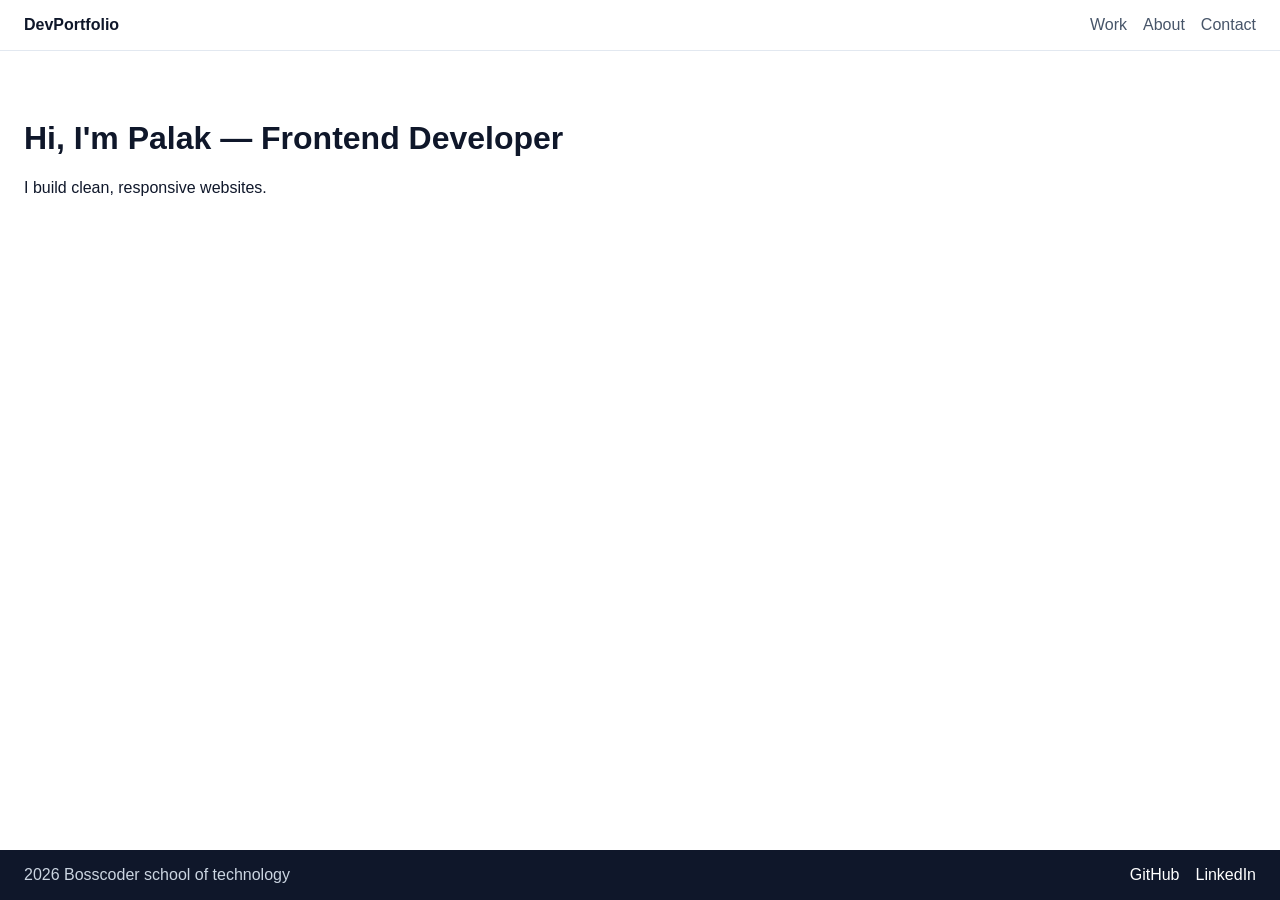
<file: program/p10/index.html>
<!DOCTYPE html>
<html lang="en">
<head>
  <meta charset="UTF-8" />
  <meta name="viewport" content="width=device-width, initial-scale=1.0" />
  <title>Simple Portfolio Layout</title>
  <link rel="stylesheet" href="style.css" />
</head>
<body>

  <header class="header">
    <a href="#" class="logo">DevPortfolio</a>
    <nav class="nav">
      <a href="#">Work</a>
      <a href="#">About</a>
      <a href="#">Contact</a>
    </nav>
  </header>

  <main class="main">
    <h1>Hi, I'm Palak — Frontend Developer</h1>
    <p>I build clean, responsive websites.</p>
  </main>

  <footer class="footer">
    <span> 2026 Bosscoder school of technology</span>
    <div class="links">
      <a href="#">GitHub</a>
      <a href="#">LinkedIn</a>
    </div>
  </footer>

</body>
</html>
</file>
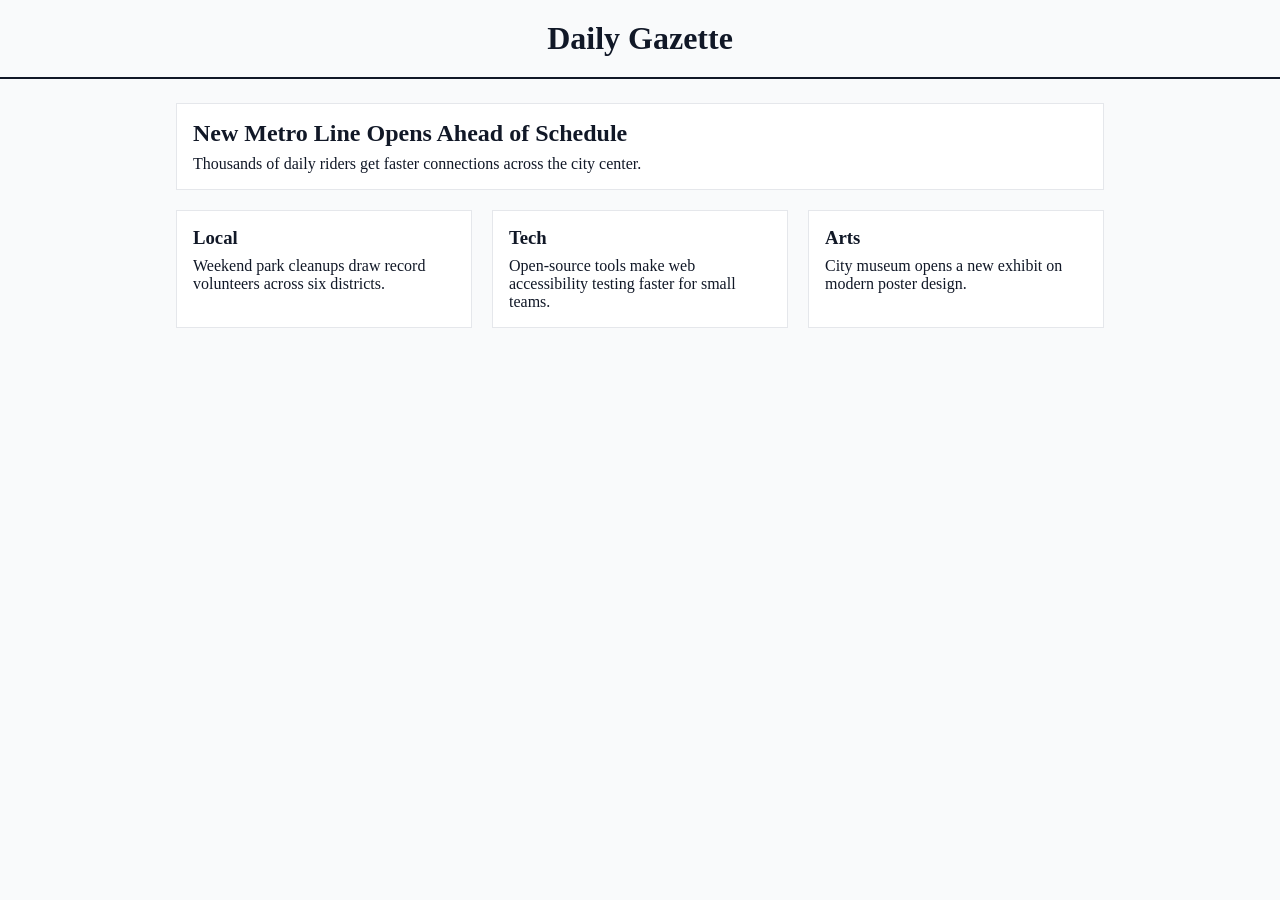
<file: program/p11/index.html>
<!DOCTYPE html>
<html lang="en">
<head>
  <meta charset="UTF-8" />
  <meta name="viewport" content="width=device-width, initial-scale=1.0" />
  <title>Simple 3-Column News</title>
  <link rel="stylesheet" href="style.css" />
</head>
<body>

  <header class="top">
    <h1>Daily Gazette</h1>
  </header>

  <main class="grid">
    <article class="box lead">
      <h2>New Metro Line Opens Ahead of Schedule</h2>
      <p>Thousands of daily riders get faster connections across the city center.</p>
    </article>

    <article class="box">
      <h3>Local</h3>
      <p>Weekend park cleanups draw record volunteers across six districts.</p>
    </article>

    <article class="box">
      <h3>Tech</h3>
      <p>Open-source tools make web accessibility testing faster for small teams.</p>
    </article>

    <article class="box">
      <h3>Arts</h3>
      <p>City museum opens a new exhibit on modern poster design.</p>
    </article>
  </main>

</body>
</html>
</file>
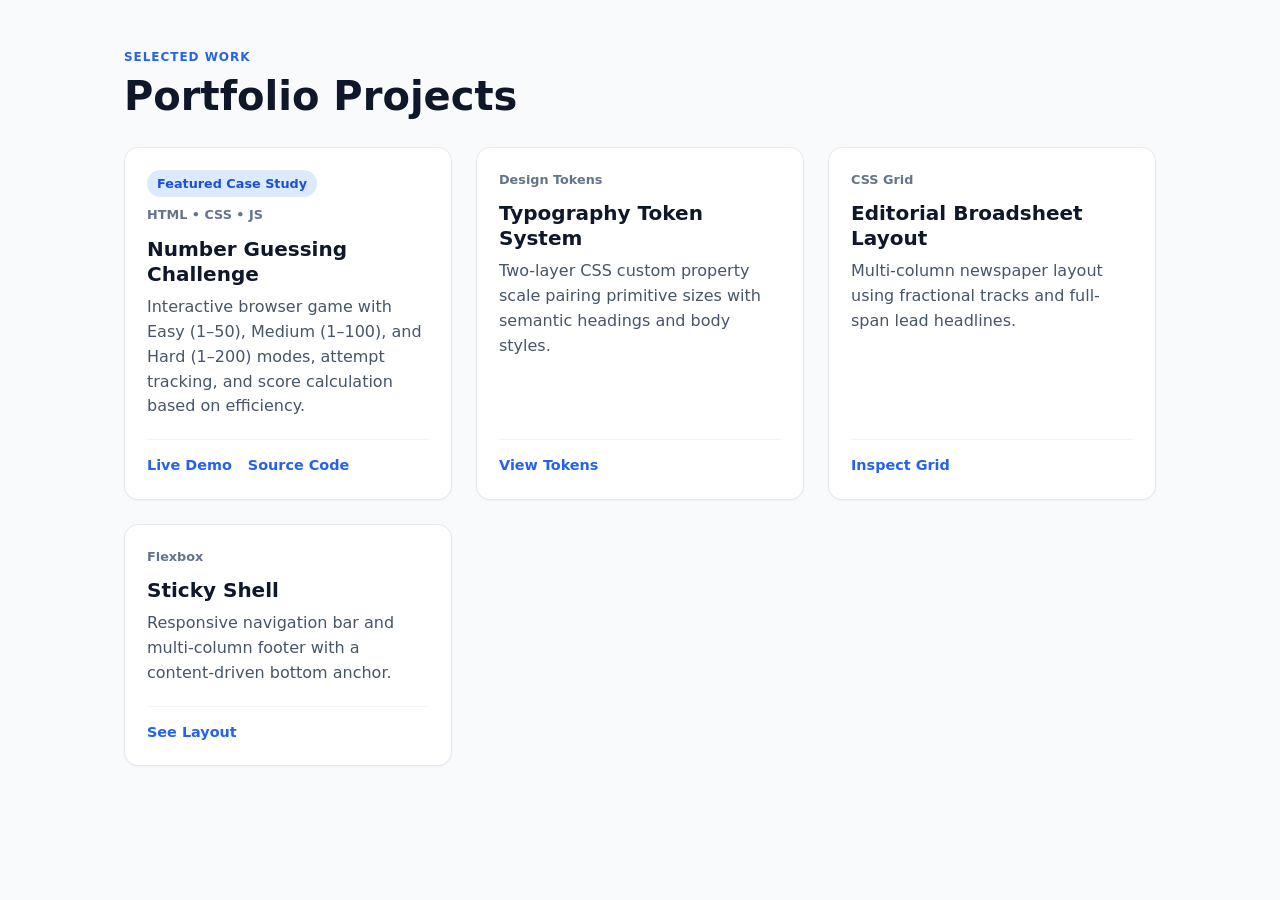
<file: program/p12/index.html>
<!DOCTYPE html>
<html lang="en">
<head>
  <meta charset="UTF-8" />
  <meta name="viewport" content="width=device-width, initial-scale=1.0" />
  <title>Portfolio Projects </title>
  <link rel="stylesheet" href="style.css" />
</head>
<body>

  <section class="projects-section" >
    <div class="section-header">
      <p class="eyebrow">SELECTED WORK</p>
      <h1 id="projects-heading">Portfolio Projects</h1>
    </div>

    <div class="projects-grid">
      <article class="project-card ">
        <div class="project-meta">
          <span class="badge">Featured Case Study</span>
          <span class="stack">HTML • CSS • JS</span>
        </div>
        <h2>Number Guessing Challenge</h2>
        <p>
          Interactive browser game with Easy (1–50), Medium (1–100), and Hard (1–200) modes,
          attempt tracking, and score calculation based on efficiency.
        </p>
        <div class="project-footer">
          <a href="#">Live Demo</a>
          <a href="#">Source Code</a>
        </div>
      </article>

      <article class="project-card">
        <div class="project-meta">
          <span class="stack">Design Tokens</span>
        </div>
        <h2>Typography Token System</h2>
        <p>
          Two-layer CSS custom property scale pairing primitive sizes with semantic headings and
          body styles.
        </p>
        <div class="project-footer">
          <a href="#">View Tokens</a>
        </div>
      </article>

      <article class="project-card">
        <div class="project-meta">
          <span class="stack">CSS Grid</span>
        </div>
        <h2>Editorial Broadsheet Layout</h2>
        <p>
          Multi-column newspaper layout using fractional tracks and full-span lead headlines.
        </p>
        <div class="project-footer">
          <a href="#">Inspect Grid</a>
        </div>
      </article>

      <article class="project-card">
        <div class="project-meta">
          <span class="stack">Flexbox</span>
        </div>
        <h2>Sticky Shell</h2>
        <p>
          Responsive navigation bar and multi-column footer with a content-driven bottom anchor.
        </p>
        <div class="project-footer">
          <a href="#">See Layout</a>
        </div>
      </article>
    </div>
  </section>

</body>
</html>
</file>
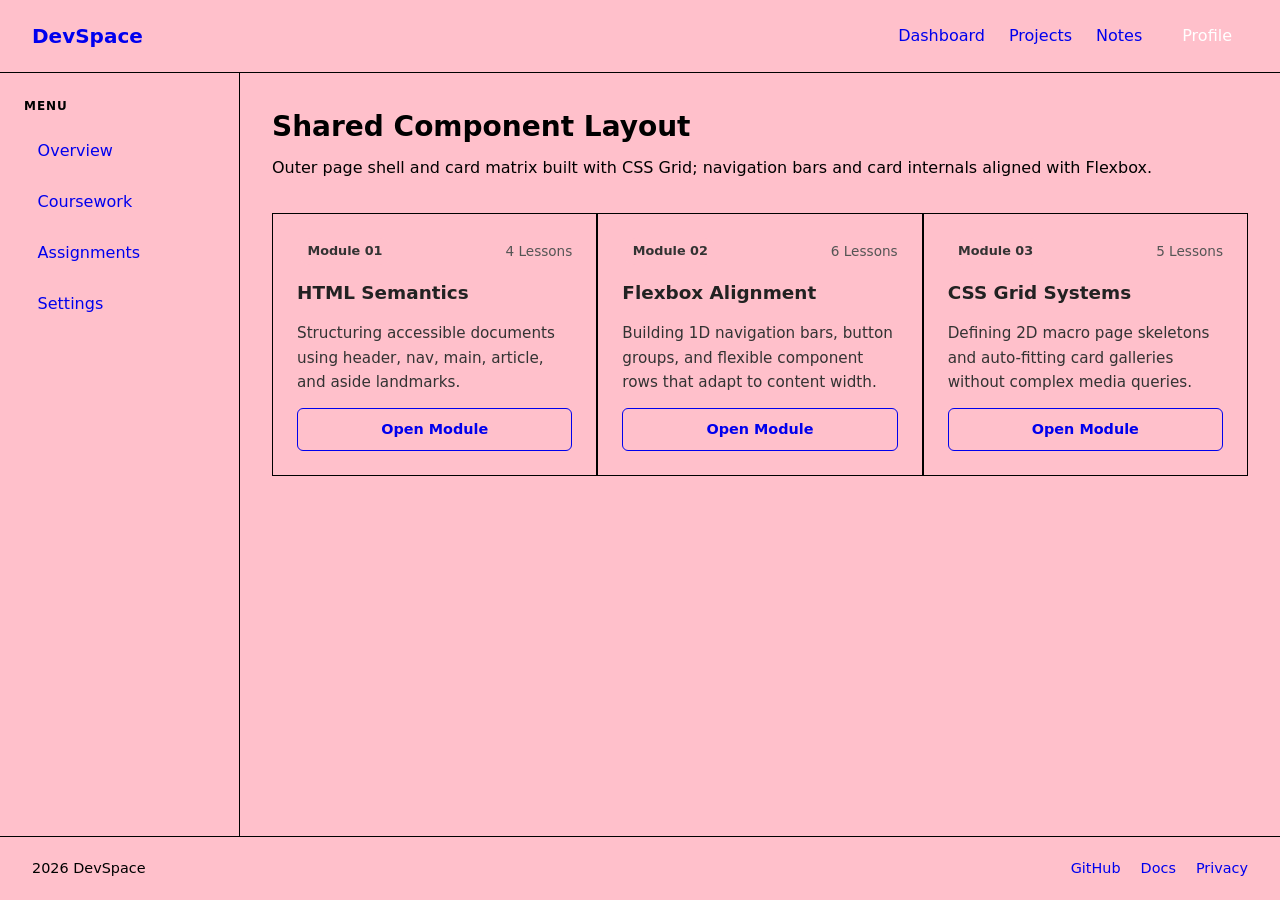
<file: program/p13/index.html>
<!DOCTYPE html>
<html lang="en">
<head>
  <meta charset="UTF-8">
  <meta name="viewport" content="width=device-width, initial-scale=1.0">
  <title>Layout</title>
  <link rel="stylesheet" href="style.css">
</head>
<body>

  <div class="app-shell">
    <header class="site-header">
      <a href="#" class="brand">DevSpace</a>
      <nav class="nav-links">
        <a href="#">Dashboard</a>
        <a href="#">Projects</a>
        <a href="#">Notes</a>
        <a href="#" class="btn-primary">Profile</a>
      </nav>
    </header>

    <aside class="sidebar">
      <p class="sidebar-title">Menu</p>
      <ul class="sidebar-list">
        <li><a href="#" class="active">Overview</a></li>
        <li><a href="#">Coursework</a></li>
        <li><a href="#">Assignments</a></li>
        <li><a href="#">Settings</a></li>
      </ul>
    </aside>

    <main class="main-content">
      <section class="page-intro">
        <h1>Shared Component Layout</h1>
        <p>Outer page shell and card matrix built with CSS Grid; navigation bars and card internals aligned with Flexbox.</p>
      </section>

      <section class="card-grid">
        <article class="card">
          <div class="card-header">
            <span class="badge">Module 01</span>
            <span class="meta">4 Lessons</span>
          </div>
          <h2>HTML Semantics</h2>
          <p>Structuring accessible documents using header, nav, main, article, and aside landmarks.</p>
          <a href="#" class="card-action">Open Module</a>
        </article>

        <article class="card">
          <div class="card-header">
            <span class="badge">Module 02</span>
            <span class="meta">6 Lessons</span>
          </div>
          <h2>Flexbox Alignment</h2>
          <p>Building 1D navigation bars, button groups, and flexible component rows that adapt to content width.</p>
          <a href="#" class="card-action">Open Module</a>
        </article>

        <article class="card">
          <div class="card-header">
            <span class="badge">Module 03</span>
            <span class="meta">5 Lessons</span>
          </div>
          <h2>CSS Grid Systems</h2>
          <p>Defining 2D macro page skeletons and auto-fitting card galleries without complex media queries.</p>
          <a href="#" class="card-action">Open Module</a>
        </article>

      </section>
    </main>

    <footer class="site-footer">
      <p> 2026 DevSpace</p>
      <div class="footer-links">
        <a href="#">GitHub</a>
        <a href="#">Docs</a>
        <a href="#">Privacy</a>
      </div>
    </footer>

  </div>

</body>
</html>
</file>
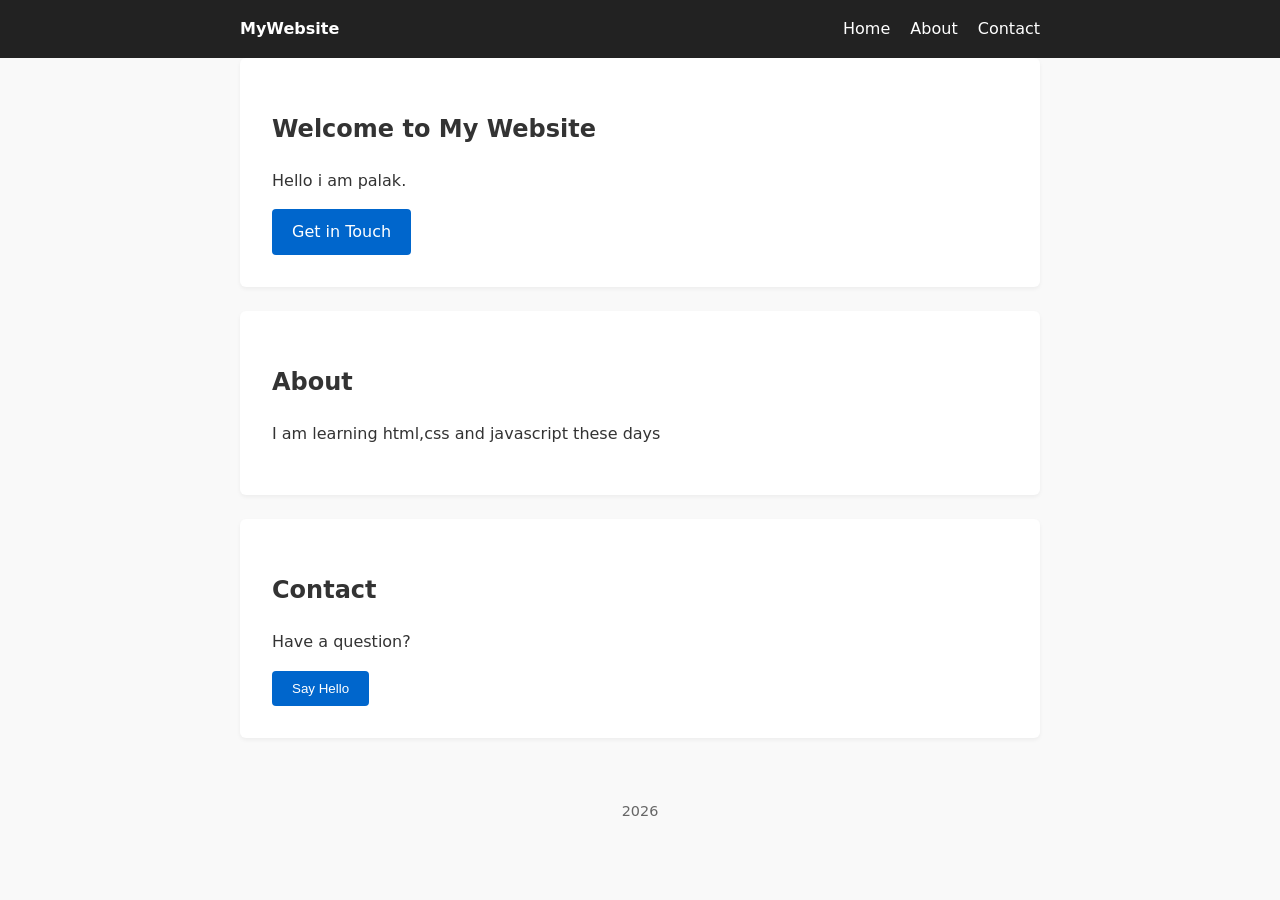
<file: program/p6.html/index.html>
<!DOCTYPE html>
<html lang="en">
<head>
  <meta charset="UTF-8">
  <meta name="viewport" content="width=device-width, initial-scale=1.0">
  <title>My Simple Website</title>
  <link rel="stylesheet" href="style.css">
</head>
<body>

  <header>
    <div class="container">
      <strong>MyWebsite</strong>
      <nav>
        <a href="#">Home</a>
        <a href="#">About</a>
        <a href="#">Contact</a>
      </nav>
    </div>
  </header>

  <main class="container">
    <section id="home">
      <h1>Welcome to My Website</h1>
      <p>Hello i am palak.</p>
      <a href="#contact" class="btn">Get in Touch</a>
    </section>

    <section id="about">
      <h2>About</h2>
      <p>I am learning html,css and javascript these days</p>
    </section>

    <section id="contact">
      <h2>Contact</h2>
      <p>Have a question? </p>
      <button class="btn" id="greetBtn">Say Hello</button>
    </section>
  </main>

  <footer>
    <p>2026</p>
  </footer>

</body>
</html>
</file>
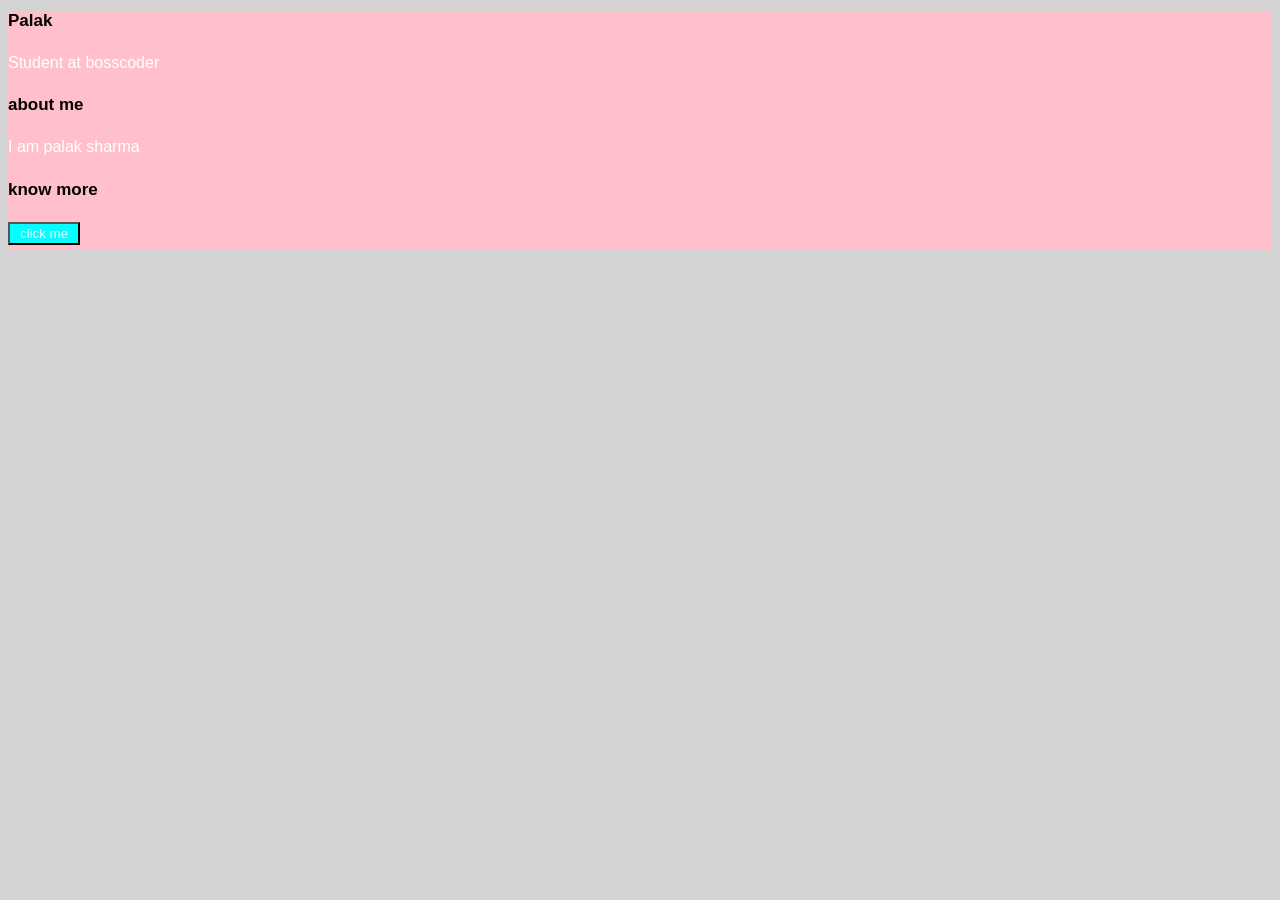
<file: program/p7/index.html>
<!DOCTYPE html>
<html lang="en">
<head>
  <meta charset="UTF-8" />
  <meta name="viewport" content="width=device-width, initial-scale=1.0" />
  <title>Typography Token </title>
  <link rel="stylesheet" href="style.css" />
</head>
<body>
  <h1>Palak</h1>
  <p>
    Student at bosscoder
  </p>

  <h2>about me</h2>
  <p>
    I am palak sharma  
  </p>

  <h3>know more </h3>
  <p><button>click me </button></p>
</body>
</html>
</file>
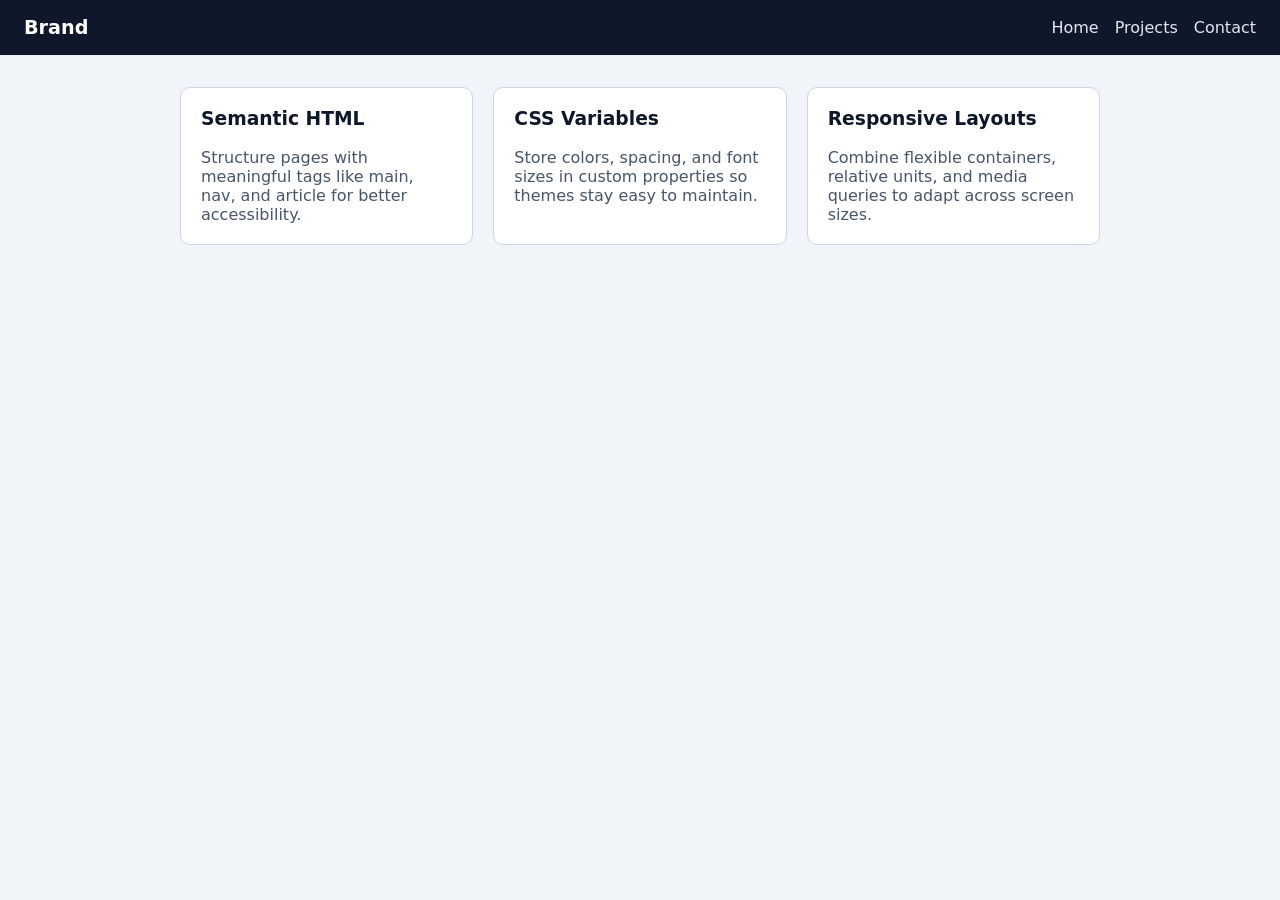
<file: program/p9/index.html>
<!DOCTYPE html>
<html lang="en">
<head>
  <meta charset="UTF-8" />
  <meta name="viewport" content="width=device-width, initial-scale=1.0" />
  <title>Flexbox Navbar</title>
  <link rel="stylesheet" href="style.css" />
</head>
<body>

  <header class="navbar">
    <a href="#" class="logo">Brand</a>
    <nav class="nav-links">
      <a href="#">Home</a>
      <a href="#">Projects</a>
      <a href="#">Contact</a>
    </nav>
  </header>

  <main class="card-grid">
    <article class="card">
      <h3>Semantic HTML</h3>
    <p>Structure pages with meaningful tags like main, nav, and article for better accessibility.</p>
    </article>
    <article class="card">
      <h3>CSS Variables</h3>
    <p>Store colors, spacing, and font sizes in custom properties so themes stay easy to maintain.</p>
    </article>
    <article class="card">
        <h3>Responsive Layouts</h3>
    <p>Combine flexible containers, relative units, and media queries to adapt across screen sizes.</p>   
    </article>
  </main>
  
</body>
</html>
</file>
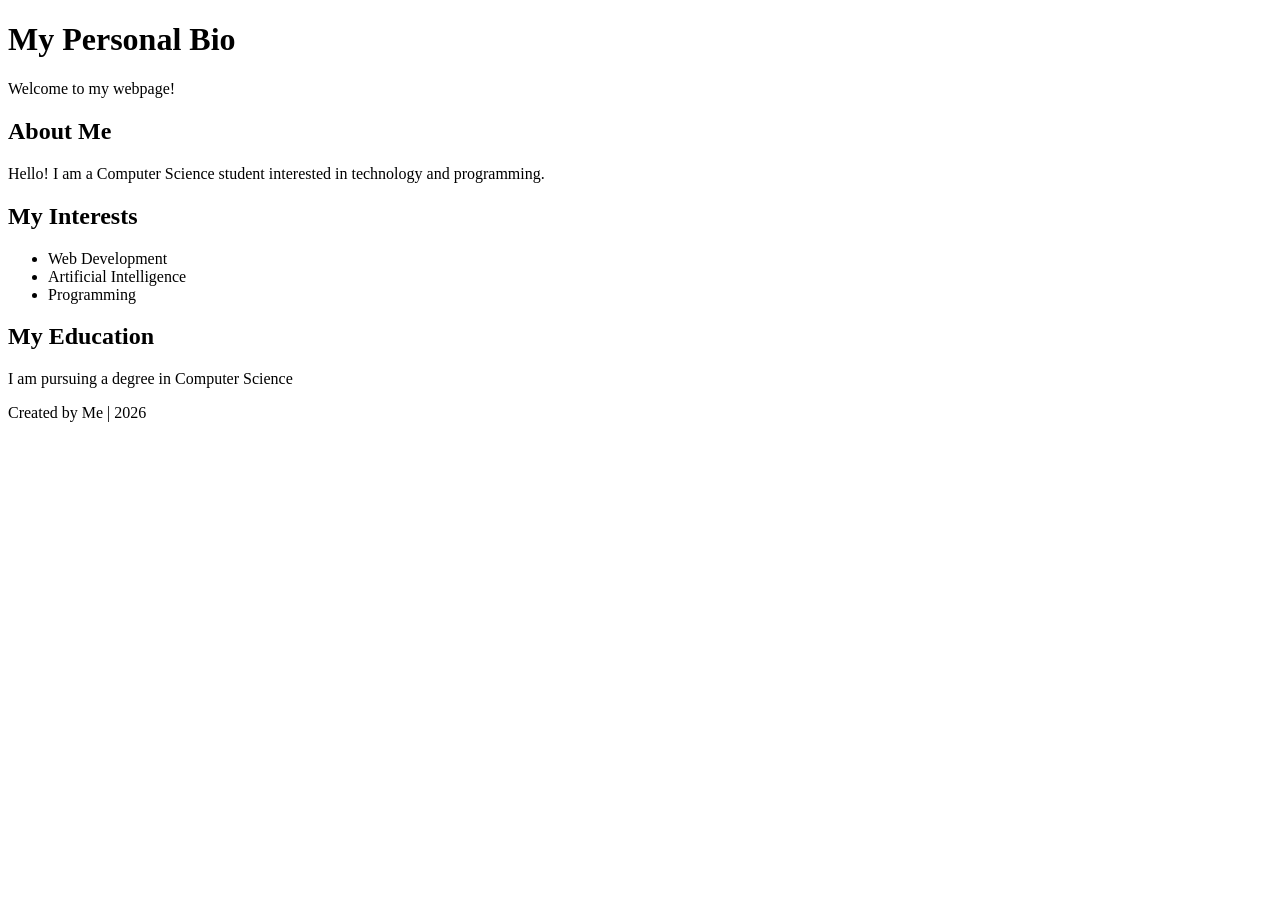
<file: program/p2.html>
<!DOCTYPE html>
<html lang="en">
<head>
    <meta charset="UTF-8">
    <meta name="viewport" content="width=device-width, initial-scale=1.0">
    <title>My Bio Page</title>
</head>
<body>

    <header>
        <h1>My Personal Bio</h1>
        <p>Welcome to my webpage!</p>
    </header>

    <main>
        <section>
            <h2>About Me</h2>
            <p>Hello! I am a Computer Science student
               interested in technology and programming.</p>
        </section>

        <section>
            <h2>My Interests</h2>
            <ul>
                <li>Web Development</li>
                <li>Artificial Intelligence</li>
                <li>Programming</li>
            </ul>
        </section>

        <section>
            <h2>My Education</h2>
            <p>I am pursuing a degree in Computer Science</p>
        </section>
    </main>

    <footer>
        <p>Created by Me | 2026</p>
    </footer>

</body>
</html>
</file>
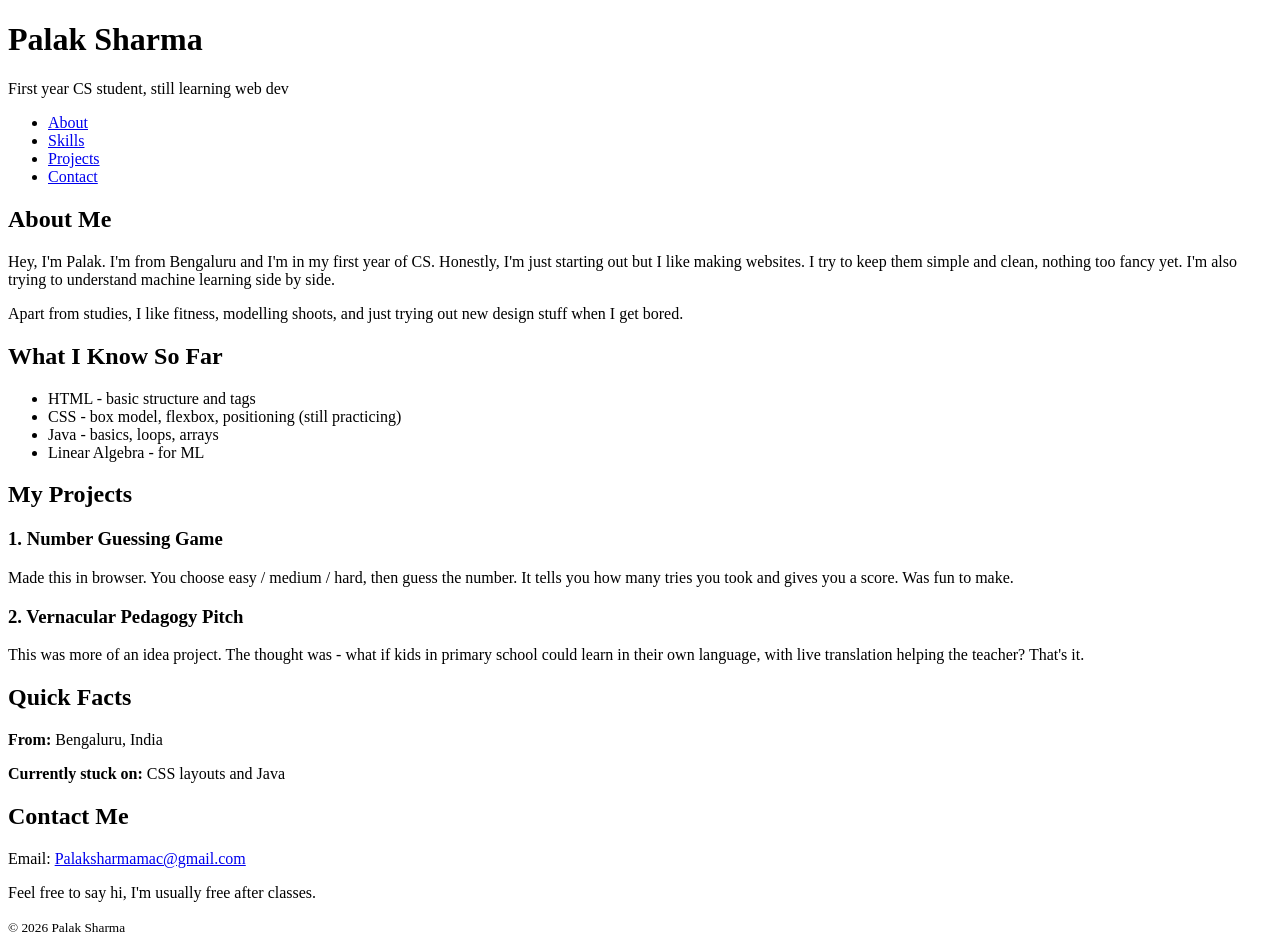
<file: program/p5/p5.html>
<!DOCTYPE html>
<html lang="en">
<head>
  <meta charset="UTF-8">
  <meta name="viewport" content="width=device-width, initial-scale=1.0">
  <title> Palak Sharma</title>
</head>
<body>

  <h1>Palak Sharma</h1>
  <p>First year CS student, still learning web dev</p>

  <ul>
    <li><a href="#about">About</a></li>
    <li><a href="#skills">Skills</a></li>
    <li><a href="#projects">Projects</a></li>
    <li><a href="#contact">Contact</a></li>
  </ul>

  <h2 id="about">About Me</h2>
  <p>
    Hey, I'm Palak. I'm from Bengaluru and I'm in my first year of CS.
    Honestly, I'm just starting out but I like making websites.
    I try to keep them simple and clean, nothing too fancy yet.
    I'm also trying to understand machine learning side by side.
  </p>
  <p>
    Apart from studies, I like fitness, modelling shoots, and
    just trying out new design stuff when I get bored.
  </p>

  <h2 id="skills">What I Know So Far</h2>
  <ul>
    <li>HTML - basic structure and tags</li>
    <li>CSS - box model, flexbox, positioning (still practicing)</li>
    <li>Java - basics, loops, arrays</li>
    <li>Linear Algebra - for ML</li>
  </ul>

  <h2 id="projects">My Projects</h2>

  <h3>1. Number Guessing Game</h3>
  <p>
    Made this in browser. You choose easy / medium / hard,
    then guess the number. It tells you how many tries you took
    and gives you a score. Was fun to make.
  </p>

  <h3>2. Vernacular Pedagogy Pitch</h3>
  <p>
    This was more of an idea project. The thought was - what if
    kids in primary school could learn in their own language,
    with live translation helping the teacher? That's it.
  </p>

  <h2>Quick Facts</h2>
  <p><b>From:</b> Bengaluru, India</p>
  <p><b>Currently stuck on:</b> CSS layouts and Java</p>

  <h2 id="contact">Contact Me</h2>
  <p>
    Email: <a href="mailto:Palaksharmamac@gmail.com">Palaksharmamac@gmail.com</a>
  </p>
  <p>Feel free to say hi, I'm usually free after classes.</p>

  <p><small>© 2026 Palak Sharma</small></p>

</body>
</html>
</file>
<file: program/p10/style.css>
* {
  box-sizing: border-box;
}

body {
  margin: 0;
  min-height: 100vh;
  display: flex;
  flex-direction: column;
  font-family: sans-serif;
  color: #0f172a;
}

.header,
.footer {
  display: flex;
  flex-wrap: wrap;
  justify-content: space-between;
  align-items: center;
  gap: 12px;
  padding: 16px 24px;
}

.header {
  border-bottom: 1px solid #e2e8f0;
}

.logo {
  font-weight: bold;
  text-decoration: none;
  color: inherit;
}

.nav,
.links {
  display: flex;
  gap: 16px;
}

.nav a,
.links a {
  text-decoration: none;
  color: #475569;
}

.main {
  flex: 1;
  padding: 48px 24px;
}

.footer {
  background: #0f172a;
  color: #cbd5e1;
}

.footer a {
  color: #ffffff;
}
</file>
<file: program/p11/style.css>
* {
  box-sizing: border-box;
}

body {
  margin: 0;
  font-family: Georgia, serif;
  color: #111827;
  background: #f9fafb;
}

.top {
  text-align: center;
  padding: 20px;
  border-bottom: 2px solid #111827;
}

.top h1 {
  margin: 0;
}

.grid {
  max-width: 960px;
  margin: 24px auto;
  padding: 0 16px;
  display: grid;
  grid-template-columns: repeat(3, 1fr);
  gap: 20px;
}

.box {
  background: #ffffff;
  padding: 16px;
  border: 1px solid #e5e7eb;
}

.lead {
  grid-column: 1 / -1;
}

.box h2,
.box h3,
.box p {
  margin: 0 0 8px;
}

.box p:last-child {
  margin-bottom: 0;
}
</file>
<file: program/p12/style.css>
* {
  box-sizing: border-box;
}

body {
  margin: 0;
  font-family: system-ui, -apple-system, BlinkMacSystemFont, "Segoe UI", sans-serif;
  line-height: 1.55;
  color: #0f172a;
  background-color: #f8fafc;
}

.projects-section {
  max-width: 1080px;
  margin: 0 auto;
  padding: 48px 24px;
}

.section-header {
  margin-bottom: 28px;
}

.eyebrow {
  margin: 0 0 6px;
  font-size: 0.75rem;
  font-weight: 700;
  letter-spacing: 0.08em;
  color: #2563eb;
}

.section-header h1 {
  margin: 0;
  font-size: clamp(1.75rem, 3.5vw, 2.5rem);
  line-height: 1.15;
}

.projects-grid {
  display: grid;
  grid-template-columns: repeat(auto-fit, minmax(280px, 1fr));
  grid-auto-flow: dense;
  gap: 24px;
}

.project-card {
  display: flex;
  flex-direction: column;
  padding: 22px;
  background-color: #ffffff;
  border: 1px solid #e2e8f0;
  border-radius: 14px;
  box-shadow: 0 1px 2px rgba(15, 23, 42, 0.04);
}


.project-meta {
  display: flex;
  flex-wrap: wrap;
  align-items: center;
  justify-content: space-between;
  gap: 8px;
  margin-bottom: 12px;
  font-size: 0.8rem;
}

.badge {
  padding: 4px 10px;
  border-radius: 999px;
  font-weight: 700;
  color: #1d4ed8;
  background-color: #dbeafe;
}

.stack {
  color: #64748b;
  font-weight: 600;
}

.project-card h2 {
  margin: 0 0 8px;
  font-size: 1.25rem;
  line-height: 1.25;
}

.project-card p {
  margin: 0 0 20px;
  color: #475569;
}

.project-footer {
  margin-top: auto;
  padding-top: 14px;
  border-top: 1px solid #f1f5f9;
  display: flex;
  gap: 16px;
}

.project-footer a {
  font-size: 0.9rem;
  font-weight: 600;
  color: #2563eb;
  text-decoration: none;
}

.project-footer a:hover {
  text-decoration: underline;
}
</file>
<file: program/p13/style.css>
* {
  box-sizing: border-box;
  margin: 0;
  padding: 0;
  background-color: pink;
}

body {
  font-family: system-ui, sans-serif;
  line-height: 1.6;
}

.app-shell {
  min-height: 100vh;
  display: grid;
  grid-template-columns: 240px 1fr;
  grid-template-rows: auto 1fr auto;
  grid-template-areas:
    "header header"
    "sidebar main"
    "footer footer";
}

.site-header {
  grid-area: header;
  border-bottom: 1px solid ;
  padding: 1rem 2rem;
  display: flex;
  justify-content: space-between;
  align-items: center;
  flex-wrap: wrap;
  gap: 1rem;
}

.brand {
  font-size: 1.25rem;
  font-weight: 700;
  text-decoration: none;
}

.nav-links {
  display: flex;
  align-items: center;
  gap: 1.5rem;
}

.nav-links a {
  text-decoration: none;
  font-weight: 500;
}


.nav-links .btn-primary {
  background-color: var(--accent);
  color: #ffffff;
  padding: 0.45rem 1rem;
  border-radius: 6px;
}

.nav-links .btn-primary:hover {
  color: #ffffff;
}

.sidebar {
  grid-area: sidebar;
  border-right: 1px solid;
  padding: 1.5rem;
}

.sidebar-title {
  font-size: 0.75rem;
  text-transform: uppercase;
  letter-spacing: 0.08em;
  margin-bottom: 0.75rem;
  font-weight: 700;
}

.sidebar-list {
  list-style: none;
  display: flex;
  flex-direction: column;
  gap: 0.4rem;
}

.sidebar-list a {
  display: block;
  padding: 0.6rem 0.85rem;
  border-radius: 6px;
  text-decoration: none;
  font-weight: 500;
}

.main-content {
  grid-area: main;
  padding: 2rem;
  max-width: 1200px;
  width: 100%;
}

.page-intro {
  margin-bottom: 2rem;
}

.page-intro h1 {
  font-size: 1.75rem;
  margin-bottom: 0.35rem;
}

.card-grid {
  display: grid;
  grid-template-columns: repeat(auto-fit, minmax(260px, 1fr));
  background-color: rgb(135, 115, 115);
}

.card {
  border: 1px solid;
  padding: 1.5rem;
  display: flex;
  flex-direction: column;
  gap: 0.85rem;
}

.card-header {
  display: flex;
  justify-content: space-between;
  align-items: center;
  background-color: transparent;
  color: #333;
}

.badge {
  font-size: 0.8rem;
  font-weight: 600;
  padding: 0.2rem 0.65rem;
  border-radius: 999px;
}

.meta {
  font-size: 0.85rem;
  color: #555;
  background-color: transparent;
}

.card h2 {
  font-size: 1.15rem;
  background-color: transparent;
  color: #222;
}

.card p {
  color: #333;
  background-color: transparent;
  font-size: 0.95rem;
}

.card-action {
  margin-top: auto;
  display: inline-block;
  text-align: center;
  text-decoration: none;
  border: 1px solid;
  padding: 0.55rem 1rem;
  border-radius: 6px;
  font-weight: 600;
  font-size: 0.9rem;
}

.site-footer {
  grid-area: footer;
  border-top: 1px solid ;
  padding: 1.25rem 2rem;
  font-size: 0.9rem;

  display: flex;
  justify-content: space-between;
  align-items: center;
  flex-wrap: wrap;
  gap: 1rem;
}

.footer-links {
  display: flex;
  gap: 1.25rem;
}

.footer-links a {
  text-decoration: none;
}
</file>
<file: program/p6.html/style.css>
body {
      font-family: system-ui, sans-serif;
      line-height: 1.6;
      margin: 0;
      padding: 0;
      color: #333;
      background-color: #f9f9f9;
    }

    .container {
      max-width: 800px;
      margin: 0 auto;
      padding: 0 20px;
    }

    header {
      background-color: #222;
      color: #fff;
      padding: 1rem 0;
    }

    header .container {
      display: flex;
      justify-content: space-between;
      align-items: center;
    }

    nav a {
      color: #fff;
      text-decoration: none;
      margin-left: 15px;
    }

    nav a:hover {
      text-decoration: underline;
    }

   
    main {
      padding: 2rem 0;
    }

    section {
      background: #fff;
      padding: 2rem;
      margin-bottom: 1.5rem;
      border-radius: 6px;
      box-shadow: 0 2px 4px rgba(0, 0, 0, 0.05);
    }

    
    .btn {
      display: inline-block;
      background-color: #0066cc;
      color: #fff;
      padding: 10px 20px;
      text-decoration: none;
      border-radius: 4px;
      border: none;
      cursor: pointer;
    }

    .btn:hover {
      background-color: #0052a3;
    }

    footer {
      text-align: center;
      padding: 1.5rem 0;
      color: #666;
      font-size: 0.9rem;
    }
</file>
<file: program/p7/style.css>
:root{
  primary-color:Pink;
  text-decoration:color(pink) ;
  background-color: lightgrey;
  heading: size 30px;
  paragraph-size :16px;
  space: 20px;

}
body{
  font-family: Arial, Helvetica, sans-serif;
  background-color: pink;
  color: white;
}

h1,h2,h3{
  font-size: 17px;
  color:black
}

p{
  font-size: 16px;
  line-height: 2.0;

}
button{
  background-color: aqua;
  color:aliceblue;
  padding: 2px 10px;
}
</file>
<file: program/p9/style.css>
* {
  box-sizing: border-box;
}

body {
  margin: 0;
  font-family: system-ui, sans-serif;
  background: #f1f5f9;
  color: #0f172a;
}

.navbar {
  display: flex;
  flex-wrap: wrap;
  justify-content: space-between;
  align-items: center;
  gap: 12px 24px;
  padding: 16px 24px;
  background: #0f172a;
  color: #ffffff;
}

.logo {
  color: inherit;
  text-decoration: none;
  font-weight: 700;
  font-size: 1.2rem;
}

.nav-links {
  display: flex;
  flex-wrap: wrap;
  gap: 16px;
}

.nav-links a {
  color: #e2e8f0;
  text-decoration: none;
}

.nav-links a:hover {
  color: #ffffff;
}

.card-grid {
  display: flex;
  flex-wrap: wrap;
  gap: 20px;
  max-width: 960px;
  margin: 32px auto;
  padding: 0 20px;
}

.card {
  flex: 1 1 250px;
  background: #ffffff;
  padding: 20px;
  border-radius: 10px;
  border: 1px solid #cbd5e1;
}

.card h3 {
  margin-top: 0;
}

.card p {
  margin-bottom: 0;
  color: #475569;
}
</file>
